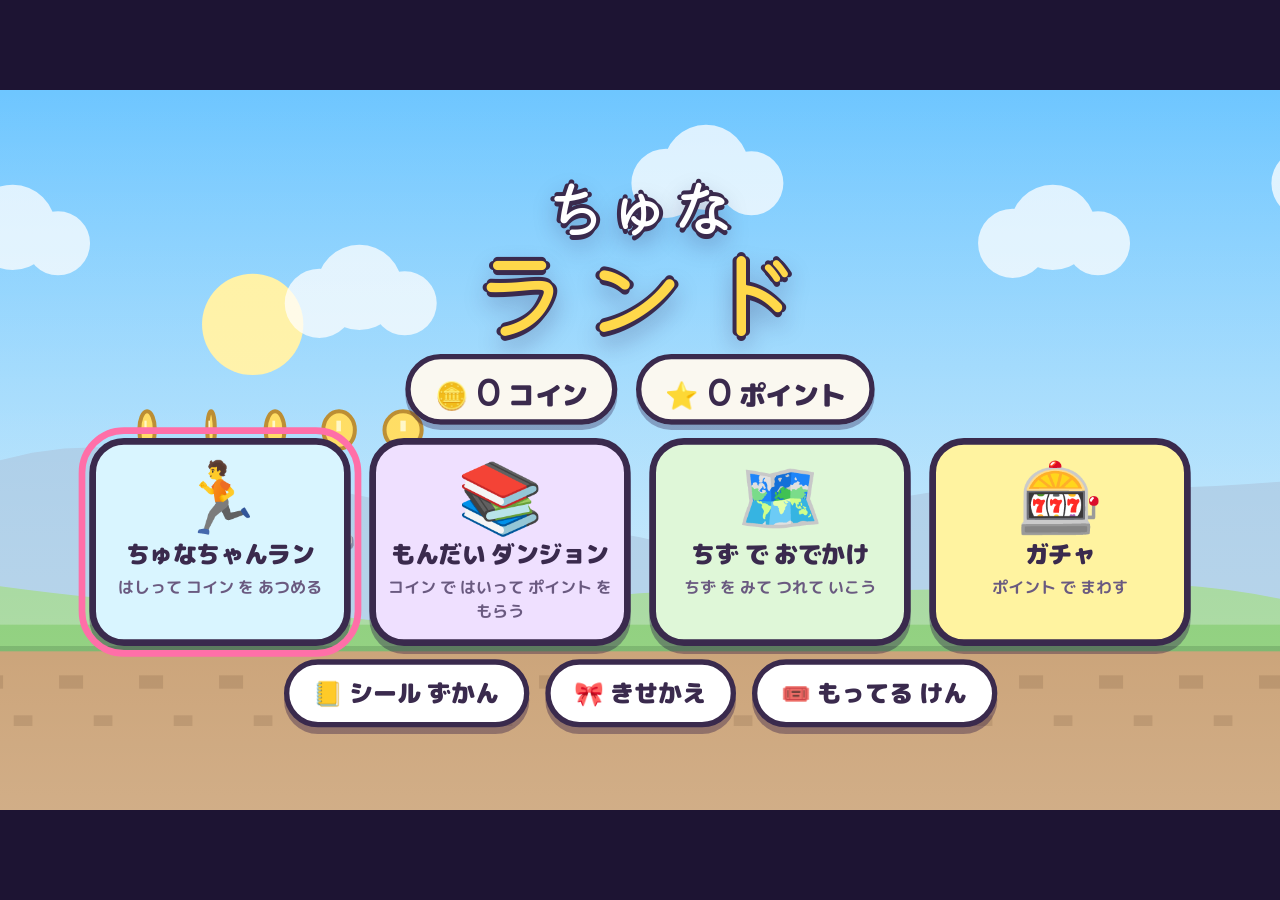
<file: index.html>
<!doctype html>
<html lang="ja">
<head>
<meta charset="utf-8">
<meta name="viewport" content="width=device-width, initial-scale=1, maximum-scale=1, user-scalable=no, viewport-fit=cover">
<meta name="apple-mobile-web-app-capable" content="yes">
<meta name="mobile-web-app-capable" content="yes">
<meta name="apple-mobile-web-app-status-bar-style" content="black-translucent">
<meta name="apple-mobile-web-app-title" content="ちゅなランド">
<meta name="theme-color" content="#7fc8ff">
<title>ちゅなランド</title>
<link rel="icon" href="img/icon.png">
<link rel="apple-touch-icon" href="img/icon.png">
<link rel="preconnect" href="https://fonts.googleapis.com">
<link rel="stylesheet" href="https://fonts.googleapis.com/css2?family=Kiwi+Maru:wght@500&family=M+PLUS+Rounded+1c:wght@700;900&display=swap">
<link rel="stylesheet" href="css/run.css">
<link rel="stylesheet" href="css/land.css">
</head>
<body>
<div id="stage">
  <canvas id="cv"></canvas>

  <!-- あそんで いる とき の ボタン -->
  <div id="play" class="play" hidden>
    <button id="btnPause" class="btn-pause" type="button" aria-label="ひとやすみ">⏸</button>
    <button id="btnJump" class="pbtn btn-jump" type="button">ジャンプ</button>
    <button id="btnMagic" class="pbtn btn-magic" type="button"><span class="lbl">まほう</span></button>
    <button id="btnSpecial" class="pbtn btn-special" type="button"><span class="lbl">ひっさつ</span><span class="gauge"><i></i></span></button>
  </div>

  <!-- ちゅなランド -->
  <div id="scrLand" class="scr land" hidden>
    <h1 class="logo land-logo"><span>ちゅな</span><b>ランド</b></h1>
    <div class="wallet"><span>🪙 <b id="wCoins">0</b> コイン</span><span>⭐ <b id="wPoints">0</b> ポイント</span></div>
    <div class="attr">
      <button type="button" class="att a-run" id="goRun"><i>🏃</i><b>ちゅなちゃんラン</b><small>はしって コイン を あつめる</small></button>
      <button type="button" class="att a-dg" id="goDg"><i>📚</i><b>もんだい ダンジョン</b><small>コイン で はいって ポイント を もらう</small></button>
      <button type="button" class="att a-map" id="goMap"><i>🗺️</i><b>ちず で おでかけ</b><small>ちず を みて つれて いこう</small></button>
      <button type="button" class="att a-gacha" id="goGacha"><i>🎰</i><b>ガチャ</b><small>ポイント で まわす</small></button>
    </div>
    <div class="land-sub">
      <button type="button" class="mid" id="goZukan">📒 シール ずかん</button>
      <button type="button" class="mid" id="goWear">🎀 きせかえ</button>
      <button type="button" class="mid" id="goTickets">🎟️ もってる けん <span id="tkBadge" class="badge" hidden></span></button>
    </div>
  </div>

  <!-- もんだい ダンジョン：はいりぐち -->
  <div id="scrDgEntry" class="scr card-scr" hidden>
    <div class="card">
      <h2>📚 もんだい ダンジョン</h2>
      <p class="sub center">10かい まで すすもう！ せいかい する と ⭐ポイント。たからばこ に コイン も あるよ</p>
      <div class="pick-row" id="dgSubj"></div>
      <div class="pick-row" id="dgDiff"></div>
      <div class="dg-fee" id="dgFee"></div>
      <div class="foot">
        <button type="button" class="mid go" id="dgEnter">はいる！</button>
        <button type="button" class="mid" id="dgEntryBack">もどる</button>
      </div>
    </div>
  </div>

  <!-- もんだい ダンジョン：なか -->
  <div id="scrDg" class="scr dg" hidden>
    <div class="dg-top">
      <div class="dg-floor" id="dgFloor"></div>
      <div class="dg-hearts" id="dgHearts"></div>
      <div class="dg-pts" id="dgPts"></div>
      <button type="button" class="dg-quit" id="dgQuit">🏳 かえる</button>
    </div>
    <div class="dg-room">
      <div class="dg-mon" id="dgMon"><img id="dgMonImg" alt=""><div class="dg-mon-name" id="dgMonName"></div><div class="dg-mon-hp" id="dgMonHp"></div></div>
      <button type="button" class="dg-chest" id="dgChest" hidden>🎁<small>タップ で あける</small></button>
      <div class="dg-pop" id="dgPop"></div>
    </div>
    <div class="dg-q" id="dgQ">
      <div class="dg-prompt"><div id="dgPrompt"></div><button type="button" class="dg-say" id="dgSay" hidden>🔊</button></div>
      <div class="dg-opts" id="dgOpts"></div>
    </div>
  </div>

  <!-- もんだい ダンジョン：おわり -->
  <div id="scrDgEnd" class="scr card-scr" hidden>
    <div class="card small">
      <h2 id="dgEndTitle"></h2>
      <div class="res-stats" id="dgEndStats"></div>
      <div class="foot">
        <button type="button" class="mid go" id="dgEndGacha">🎰 ガチャ へ</button>
        <button type="button" class="mid" id="dgEndLand">🏠 もどる</button>
      </div>
    </div>
  </div>

  <!-- ガチャ -->
  <div id="scrGacha" class="scr card-scr" hidden>
    <div class="card gacha-card">
      <h2>🎰 ちゅな ガチャ</h2>
      <div class="gacha-body">
        <div class="machine" id="machine">
          <div class="dome"><span>🔴</span><span>🟡</span><span>🔵</span><span>🟢</span><span>🟣</span><span>🟠</span><span>🔴</span><span>🔵</span></div>
          <div class="mbody"><div class="slot" id="slot"></div></div>
        </div>
        <div class="gacha-side">
          <div class="g-pts">⭐ <b id="gPts">0</b> ポイント</div>
          <button type="button" class="big go" id="gPull1">まわす<small>⭐10</small></button>
          <button type="button" class="mid" id="gPull10">10かい まわす（⭐100）</button>
          <div class="stamp">
            <div class="stamp-t">スタンプ <b id="gStamp">0</b> / 300</div>
            <div class="stamp-bar"><i id="gStampBar"></i></div>
            <div class="stamp-s">300こ で 🧸 めっっちゃ おおあたり かくてい！</div>
          </div>
          <button type="button" class="link" id="gOdds">かくりつ を みる</button>
        </div>
      </div>
      <div class="foot"><button type="button" class="mid" id="gBack">もどる</button></div>
    </div>
  </div>
  <div id="scrGRes" class="scr card-scr dim" hidden>
    <div class="gres" id="gRes"></div>
  </div>

  <!-- シール ずかん -->
  <div id="scrZukan" class="scr card-scr" hidden>
    <div class="card">
      <h2>📒 シール ずかん <small id="zkCount"></small></h2>
      <div class="zukan" id="zukan"></div>
      <div class="foot"><button type="button" class="mid" id="zkBack">もどる</button></div>
    </div>
  </div>

  <!-- きせかえ -->
  <div id="scrWear" class="scr card-scr" hidden>
    <div class="card">
      <h2>🎀 きせかえ</h2>
      <div class="wear-body">
        <div class="wear-prev" id="wearPrev"></div>
        <div class="wear-lists">
          <div class="wear-h">あたま</div><div class="wear-row" id="wearHat"></div>
          <div class="wear-h">はしる と でる キラキラ</div><div class="wear-row" id="wearTrail"></div>
          <p class="sub">ガチャ で でる と えらべる よ。ラン で つかえる！</p>
        </div>
      </div>
      <div class="foot"><button type="button" class="mid" id="wearBack">もどる</button></div>
    </div>
  </div>

  <!-- もってる けん -->
  <div id="scrTickets" class="scr card-scr" hidden>
    <div class="card">
      <h2>🎟️ もってる けん</h2>
      <div class="tickets" id="tickets"></div>
      <div class="foot">
        <button type="button" class="mid" id="tkBack">もどる</button>
        <button type="button" class="mid parent" id="tkParent">🔒 おうち の ひと</button>
      </div>
    </div>
  </div>
  <div id="pinAsk" class="pin-layer" hidden>
    <div class="card small">
      <h2 id="pinTitle">ばんごう</h2>
      <p class="sub" id="pinSub"></p>
      <div class="pin-dots" id="pinDots"></div>
      <div class="pin-pad" id="pinPad"></div>
      <div class="foot"><button type="button" class="mid" id="pinCancel">やめる</button></div>
    </div>
  </div>

  <!-- タイトル -->
  <div id="scrTitle" class="scr title" hidden>
    <button type="button" class="home-btn" id="runHome">🏠 ちゅなランド</button>
    <h1 class="logo"><span>ちゅなちゃん</span><b>ラン</b></h1>
    <div class="title-hero"><div id="titleChara" class="title-chara"></div></div>
    <div class="title-best" id="titleBest"></div>
    <div class="title-btns">
      <button type="button" class="big go" id="goStart">▶ スタート</button>
      <div class="row">
        <button type="button" class="mid" id="goChara">🧑‍🤝‍🧑 キャラへんこう</button>
        <button type="button" class="mid" id="goRank">🏆 ランキング</button>
      </div>
    </div>
    <div class="keys">パソコン：スペース ＝ ジャンプ・Z ＝ まほう・X ＝ ひっさつ・P ＝ ひとやすみ</div>
  </div>

  <!-- キャラ へんこう -->
  <div id="scrChara" class="scr card-scr" hidden>
    <div class="card">
      <h2>だれ で はしる？</h2>
      <div id="charaList" class="chara-list"></div>
      <div class="foot"><button type="button" class="mid" id="charaBack">きめた！</button></div>
    </div>
  </div>

  <!-- ランキング -->
  <div id="scrRank" class="scr card-scr" hidden>
    <div class="card">
      <h2>🏆 ランキング</h2>
      <div class="tabs"><button type="button" class="tab on" data-tab="rank">ベスト 10</button><button type="button" class="tab" data-tab="hist">りれき</button></div>
      <div id="rankBody" class="rank-body"></div>
      <div class="foot"><button type="button" class="mid" id="rankBack">もどる</button></div>
    </div>
  </div>

  <!-- けっか -->
  <div id="scrResult" class="scr card-scr" hidden>
    <div class="card">
      <h2 id="resTitle">ゴール！</h2>
      <div id="resStats" class="res-stats"></div>
      <div id="resEntry" class="res-entry" hidden>
        <div class="rank-in" id="resRankIn"></div>
        <label class="name-lbl">なまえ を いれてね
          <input id="resName" type="text" maxlength="10" autocomplete="off" enterkeyhint="done">
        </label>
        <div id="resNames" class="name-hist"></div>
        <button type="button" class="mid go" id="resSave">ほぞん する</button>
      </div>
      <div id="resBtns" class="foot">
        <button type="button" class="mid go" id="resAgain">もういちど</button>
        <button type="button" class="mid" id="resTitleBtn">タイトルへ</button>
      </div>
    </div>
  </div>

  <!-- ひとやすみ -->
  <div id="scrPause" class="scr card-scr dim" hidden>
    <div class="card small">
      <h2>ひとやすみ ちゅう</h2>
      <p class="sub">トイレ や ごはん に いって きても だいじょうぶ</p>
      <div class="foot col">
        <button type="button" class="mid go" id="pauseGo">▶ つづける</button>
        <button type="button" class="mid" id="pauseQuit">やめて けっか へ</button>
      </div>
    </div>
  </div>

  <div id="toast" class="toast" hidden></div>
</div>
<div id="rotate" class="rotate"><div>📱↻</div><div>がめん を よこ に してね</div></div>

<script src="js/run_data.js"></script>
<script src="js/run_game.js"></script>
<script src="js/land_kanji.js"></script>
<script src="js/land_data.js"></script>
<script src="js/run_ui.js"></script>
<script src="js/land_ui.js"></script>
</body>
</html>
</file>
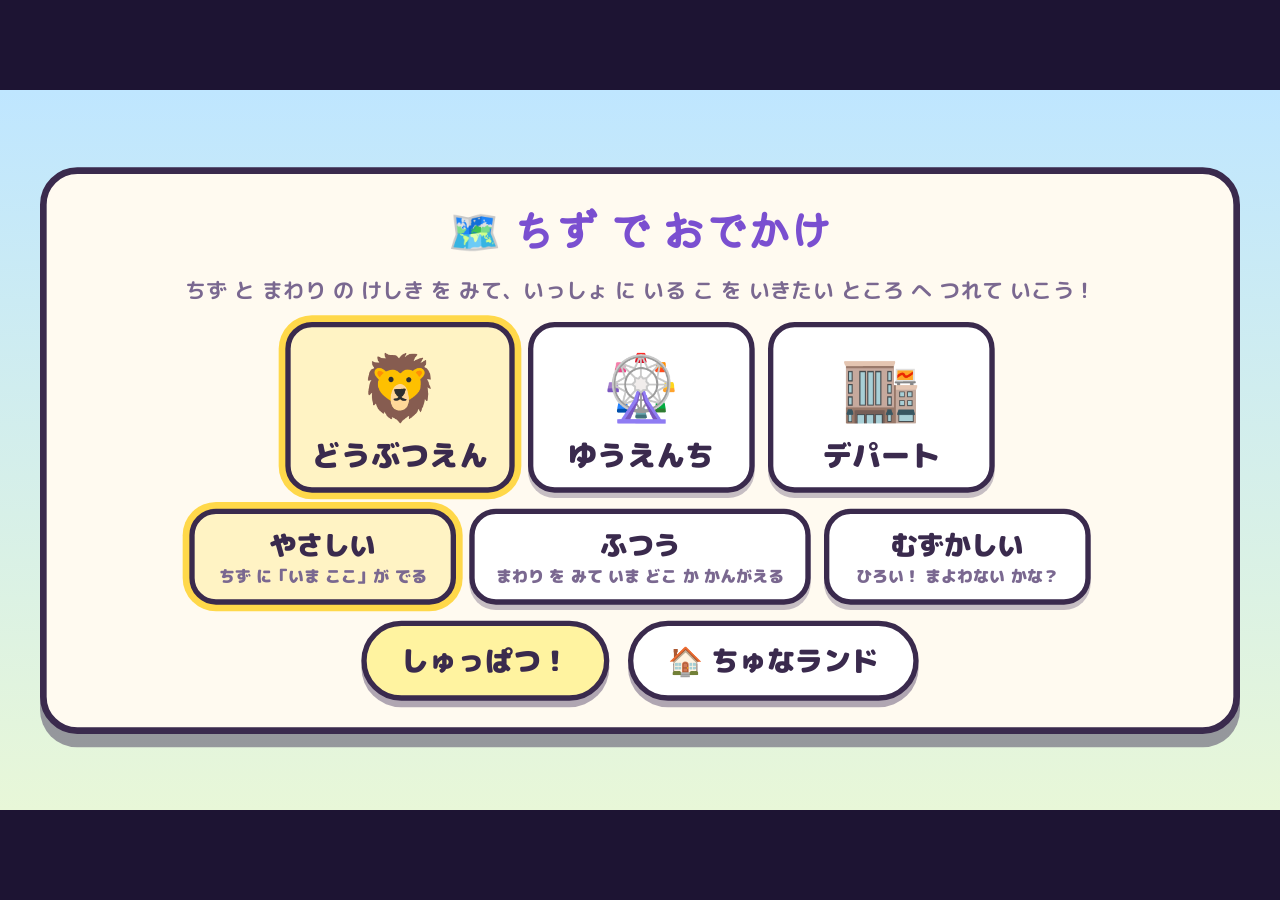
<file: map.html>
<!doctype html>
<html lang="ja">
<head>
<meta charset="utf-8">
<meta name="viewport" content="width=device-width, initial-scale=1, maximum-scale=1, user-scalable=no, viewport-fit=cover">
<meta name="apple-mobile-web-app-capable" content="yes">
<meta name="mobile-web-app-capable" content="yes">
<meta name="apple-mobile-web-app-status-bar-style" content="black-translucent">
<meta name="apple-mobile-web-app-title" content="ちゅなランド">
<meta name="theme-color" content="#7fc8ff">
<title>ちず で おでかけ</title>
<link rel="icon" href="img/icon.png">
<link rel="apple-touch-icon" href="img/icon.png">
<link rel="preconnect" href="https://fonts.googleapis.com">
<link rel="stylesheet" href="https://fonts.googleapis.com/css2?family=Kiwi+Maru:wght@500&family=M+PLUS+Rounded+1c:wght@700;900&display=swap">
<link rel="stylesheet" href="css/run.css">
<link rel="stylesheet" href="css/land.css">
<link rel="stylesheet" href="css/map.css">
</head>
<body>
<div id="stage">
  <canvas id="cv" class="view3d"></canvas>

  <!-- あるいて いる とき -->
  <div id="hud" class="hud" hidden>
    <div class="map-panel">
      <div class="map-h">🗺️ ちず <small>（タップ で おおきく）</small></div>
      <canvas id="mapcv"></canvas>
    </div>
    <div class="goal" id="goal"></div>
    <button type="button" class="m-quit" id="tripQuit">✖ やめる</button>
    <button type="button" class="m-hint" id="hint">💡 ヒント</button>
    <div class="friend" id="friendBox"><img id="friendImg" alt=""><div class="bubble" id="bubble" hidden></div></div>
    <div class="pad">
      <button type="button" class="pb" id="b_left">↰<small>ひだり</small></button>
      <div class="pad-mid">
        <button type="button" class="pb go" id="b_go">⬆<small>すすむ</small></button>
        <button type="button" class="pb sm" id="b_back">↩<small>うしろ</small></button>
      </div>
      <button type="button" class="pb" id="b_right">↱<small>みぎ</small></button>
    </div>
  </div>
  <div id="bigmap" class="bigmap" hidden><canvas id="bigcv"></canvas><div class="bigmap-t">タップ で とじる</div></div>

  <!-- はじめ -->
  <div id="scrStart" class="scr card-scr map-start" hidden>
    <div class="card">
      <h2>🗺️ ちず で おでかけ</h2>
      <p class="sub center">ちず と まわり の けしき を みて、いっしょ に いる こ を いきたい ところ へ つれて いこう！</p>
      <div class="pick-row" id="placeList"></div>
      <div class="pick-row" id="diffList"></div>
      <div class="foot">
        <button type="button" class="mid go" id="goTrip">しゅっぱつ！</button>
        <button type="button" class="mid" id="startHome">🏠 ちゅなランド</button>
      </div>
    </div>
  </div>

  <!-- ついた -->
  <div id="scrArrive" class="scr card-scr" hidden>
    <div class="card small arrive">
      <h2 id="arrTitle"></h2>
      <div id="arrBody"></div>
      <div class="foot">
        <button type="button" class="mid go" id="arrNext">つぎ の ばしょ へ</button>
        <button type="button" class="mid go" id="arrAgain" hidden>もういちど</button>
        <button type="button" class="mid" id="arrHome" hidden>🏠 ちゅなランド</button>
      </div>
    </div>
  </div>
</div>
<div id="rotate" class="rotate"><div>📱↻</div><div>がめん を よこ に してね</div></div>
<script src="js/map.js"></script>
</body>
</html>
</file>
<file: css/run.css>
:root {
  --ink: #3a2a4d;
  --paper: #fffaf0;
  --violet: #7a4fd0;
  --pink: #ff6fa8;
  --gold: #ffd84a;
  --sky: #7fc8ff;
  --body: 'M PLUS Rounded 1c', 'Hiragino Maru Gothic ProN', 'Yu Gothic', sans-serif;
  --display: 'Kiwi Maru', 'M PLUS Rounded 1c', serif;
}
* { box-sizing: border-box; }
html, body { margin: 0; height: 100%; background: #1d1433; overflow: hidden; touch-action: manipulation; -webkit-text-size-adjust: 100%; }
body { font-family: var(--body); color: var(--ink); -webkit-user-select: none; user-select: none; -webkit-touch-callout: none; -webkit-tap-highlight-color: transparent; }
button { font-family: var(--body); cursor: pointer; }

/* 16:9 の ぶたい（がめん に あわせて おおきさ を かえる） */
#stage { position: absolute; left: 50%; top: 50%; width: 960px; height: 540px; transform-origin: 50% 50%; overflow: hidden; background: var(--sky); }
#cv { position: absolute; inset: 0; width: 100%; height: 100%; display: block; touch-action: none; }

/* あそぶ ボタン */
.play { position: absolute; inset: 0; pointer-events: none; }
.play[hidden] { display: none; }
.pbtn { position: absolute; pointer-events: auto; touch-action: none; border: 5px solid var(--ink); border-radius: 50%; font-weight: 900; color: var(--ink); box-shadow: 0 6px 0 rgba(30,10,60,.35); display: flex; flex-direction: column; align-items: center; justify-content: center; gap: 4px; padding: 0; opacity: .88; }
.pbtn.on { transform: translateY(4px); box-shadow: 0 2px 0 rgba(30,10,60,.35); }
.btn-jump { right: 18px; bottom: 12px; width: 128px; height: 128px; font-size: 24px; background: #d9f5ff; }
.btn-magic { left: 18px; bottom: 12px; width: 122px; height: 122px; font-size: 24px; background: #efe0ff; }
.btn-magic.cool { opacity: .55; }
.btn-special { left: 152px; bottom: 14px; width: 98px; height: 98px; font-size: 17px; background: #fff3c4; }
.btn-special .gauge { width: 66px; height: 10px; border: 2px solid var(--ink); border-radius: 99px; background: #fff; overflow: hidden; }
.btn-special .gauge i { display: block; height: 100%; width: 0; background: linear-gradient(90deg, #ffd84a, #ff6fa8); }
.btn-special.full { animation: glow 0.8s ease-in-out infinite; background: #fff7a0; }
@keyframes glow { 50% { box-shadow: 0 6px 0 rgba(30,10,60,.35), 0 0 30px 10px rgba(255,216,74,.9); } }
.btn-pause { position: absolute; right: 16px; top: 14px; width: 62px; height: 62px; pointer-events: auto; border: 4px solid var(--ink); border-radius: 18px; background: rgba(255,250,240,.92); font-size: 28px; box-shadow: 0 4px 0 rgba(30,10,60,.35); }

/* がめん（タイトル・キャラ・ランキング・けっか・ひとやすみ） */
.scr { position: absolute; inset: 0; display: flex; align-items: center; justify-content: center; z-index: 10; }
.scr[hidden] { display: none; }
.card-scr { background: rgba(30,16,50,.45); }
.card-scr.dim { background: rgba(30,16,50,.6); }
.card { background: var(--paper); border: 5px solid var(--ink); border-radius: 28px; padding: 18px 24px 20px; width: min(900px, 94%); max-height: 94%; display: flex; flex-direction: column; gap: 12px; box-shadow: 0 10px 0 rgba(30,10,60,.4); animation: pop .35s cubic-bezier(.3,1.6,.5,1); }
.card.small { width: 520px; text-align: center; }
@keyframes pop { from { transform: scale(.4); opacity: 0; } }
.card h2 { margin: 0; font-family: var(--display); font-size: 32px; color: var(--violet); text-align: center; }
.card .sub { margin: 0; font-weight: 700; color: #7a6890; }
.foot { display: flex; gap: 14px; justify-content: center; }
.foot.col { flex-direction: column; align-items: center; }
.foot[hidden] { display: none; }
.big, .mid { border: 4px solid var(--ink); border-radius: 999px; font-weight: 900; color: var(--ink); background: #fff; box-shadow: 0 5px 0 rgba(30,10,60,.35); }
.big { font-size: 34px; padding: 12px 56px; }
.mid { font-size: 21px; padding: 10px 26px; }
.big.go, .mid.go { background: #fff3a0; }
.big:active, .mid:active { transform: translateY(4px); box-shadow: 0 1px 0 rgba(30,10,60,.35); }
button:focus-visible { outline: 5px solid var(--pink); outline-offset: 3px; }

/* タイトル */
.title { flex-direction: column; gap: 8px; }
.logo { margin: 0; font-family: var(--display); font-weight: 500; text-align: center; line-height: 1; color: #fff; text-shadow: 0 4px 0 var(--ink), 3px 0 0 var(--ink), -3px 0 0 var(--ink), 0 -3px 0 var(--ink), 0 8px 18px rgba(30,10,60,.4); }
.logo span { display: block; font-size: 58px; }
.logo b { display: block; font-size: 92px; color: var(--gold); letter-spacing: .1em; font-weight: 500; }
.title-hero { display: flex; align-items: flex-end; gap: 10px; }
.title-chara { background: rgba(255,250,240,.92); border: 3px solid var(--ink); border-radius: 16px; padding: 6px 14px; font-weight: 900; font-size: 18px; }
.title-best { font-weight: 900; font-size: 20px; color: var(--ink); background: rgba(255,250,240,.85); border-radius: 999px; padding: 3px 18px; }
.title-best:empty { display: none; }
.title-btns { display: flex; flex-direction: column; align-items: center; gap: 12px; }
.title-btns .row { display: flex; gap: 14px; }
.keys { position: absolute; bottom: 8px; font-size: 13px; font-weight: 700; color: rgba(58,42,77,.75); }
body.touch .keys { display: none; }

/* キャラ */
.chara-list { display: grid; grid-template-columns: repeat(3, 1fr); gap: 14px; }
.chara { border: 4px solid var(--ink); border-radius: 22px; background: #fff; padding: 10px; display: flex; flex-direction: column; align-items: center; gap: 4px; text-align: center; box-shadow: 0 5px 0 rgba(30,10,60,.25); }
.chara.on { background: #fff3c4; box-shadow: 0 0 0 5px var(--gold), 0 5px 0 rgba(30,10,60,.25); }
.chara img { height: 110px; }
.chara b { font-size: 24px; }
.chara .job { font-size: 14px; color: #7a6890; font-weight: 900; }
.chara .trait { font-size: 14px; background: #e9f7ff; border-radius: 10px; padding: 3px 8px; font-weight: 700; }
.chara .sk { font-size: 13px; font-weight: 700; line-height: 1.35; }
.chara .sk em { font-style: normal; color: var(--violet); font-weight: 900; }

/* ランキング */
.tabs { display: flex; gap: 10px; justify-content: center; }
.tab { border: 3px solid var(--ink); border-radius: 999px; background: #fff; font-weight: 900; font-size: 18px; padding: 6px 22px; }
.tab.on { background: #fff3c4; box-shadow: 0 0 0 4px var(--gold); }
.rank-body { overflow-y: auto; max-height: 300px; border: 3px solid #e8d9f0; border-radius: 16px; background: #fff; }
.rank-body table { width: 100%; border-collapse: collapse; font-weight: 900; }
.rank-body td { padding: 6px 10px; border-bottom: 2px dashed #efe6f5; font-size: 19px; }
.rank-body td.n { width: 64px; text-align: center; font-family: var(--display); font-size: 24px; color: var(--violet); }
.rank-body td.d { text-align: right; font-family: var(--display); font-size: 24px; }
.rank-body td.t { font-size: 13px; color: #7a6890; width: 130px; }
.rank-body td.c img { height: 40px; vertical-align: middle; }
.rank-body tr.me { background: #fff3c4; }
.rank-body td.x { width: 1%; white-space: nowrap; text-align: right; }
.rank-body .del { border: 3px solid var(--ink); border-radius: 12px; background: #fff; font-size: 18px; padding: 2px 8px; cursor: pointer; }
.rank-body .ask { font-size: 15px; white-space: nowrap; }
.rank-body .ask button { border: 3px solid var(--ink); border-radius: 12px; font-weight: 900; font-size: 16px; padding: 3px 10px; margin-left: 6px; cursor: pointer; }
.rank-body .ask .yes { background: #ffb3c6; }
.rank-body .ask .no { background: #fff; }
.rank-body tr.asking { background: #ffe4ec; }
.rank-body .empty { padding: 30px; text-align: center; color: #7a6890; font-weight: 900; }

/* けっか */
.res-stats { display: flex; gap: 12px; justify-content: center; flex-wrap: wrap; }
.res-stats .st { background: #fff; border: 3px solid #e8d9f0; border-radius: 16px; padding: 6px 16px; text-align: center; font-weight: 900; }
.res-stats .st small { display: block; font-size: 13px; color: #7a6890; }
.res-stats .st b { font-family: var(--display); font-size: 30px; }
.res-stats .st.main b { font-size: 46px; color: var(--violet); }
.res-entry { display: flex; flex-direction: column; align-items: center; gap: 8px; }
.res-entry[hidden] { display: none; }
.rank-in { font-family: var(--display); font-size: 26px; color: var(--pink); }
.name-lbl { display: flex; flex-direction: column; align-items: center; gap: 4px; font-weight: 900; }
.name-lbl input { font-family: var(--body); font-weight: 900; font-size: 26px; width: 320px; text-align: center; border: 4px solid var(--ink); border-radius: 14px; padding: 6px 10px; -webkit-user-select: text; user-select: text; }
.name-hist { display: flex; gap: 8px; flex-wrap: wrap; justify-content: center; max-width: 640px; }
.name-hist:empty { display: none; }
.name-hist button { border: 3px solid var(--ink); border-radius: 999px; background: #e9f7ff; font-weight: 900; font-size: 17px; padding: 4px 14px; }

/* おしらせ */
.toast { position: absolute; left: 50%; top: 92px; transform: translateX(-50%); background: rgba(255,250,240,.96); border: 4px solid var(--ink); border-radius: 999px; padding: 8px 24px; font-weight: 900; font-size: 22px; z-index: 8; white-space: nowrap; box-shadow: 0 5px 0 rgba(30,10,60,.3); animation: pop .3s cubic-bezier(.3,1.6,.5,1); pointer-events: none; }
.toast[hidden] { display: none; }

.rotate { display: none; position: fixed; inset: 0; z-index: 50; background: #1d1433; color: #fff; font-weight: 900; font-size: 22px; flex-direction: column; align-items: center; justify-content: center; gap: 10px; }
.rotate div:first-child { font-size: 60px; }
@media (orientation: portrait) and (pointer: coarse) { .rotate { display: flex; } }
</file>
<file: css/land.css>
/* ちゅなランド */
.center { text-align: center; }
.land { flex-direction: column; gap: 10px; background: linear-gradient(180deg, rgba(255,255,255,0) 0%, rgba(255,250,240,.35) 100%); }
.land-logo span { font-size: 48px; }
.land-logo b { font-size: 78px; }
.wallet { display: flex; gap: 14px; }
.wallet span { background: rgba(255,250,240,.95); border: 4px solid var(--ink); border-radius: 999px; padding: 4px 18px; font-weight: 900; font-size: 20px; box-shadow: 0 4px 0 rgba(30,10,60,.3); }
.wallet b { font-family: var(--display); font-size: 26px; }
.attr { display: grid; grid-template-columns: repeat(4, 196px); gap: 14px; }
.att { border: 5px solid var(--ink); border-radius: 26px; padding: 10px 8px 12px; display: flex; flex-direction: column; align-items: center; gap: 2px; box-shadow: 0 6px 0 rgba(30,10,60,.35); color: var(--ink); }
.att i { font-style: normal; font-size: 52px; line-height: 1.1; }
.att b { font-size: 18px; font-weight: 900; white-space: nowrap; letter-spacing: -.02em; }
.att small { font-size: 12px; font-weight: 700; color: #6a5a80; }
.att:active { transform: translateY(4px); box-shadow: 0 2px 0 rgba(30,10,60,.35); }
.a-run { background: #d9f5ff; } .a-dg { background: #efe0ff; } .a-map { background: #dff7d8; } .a-gacha { background: #fff3a0; }
.land-sub { display: flex; gap: 12px; }
.land-sub .mid { font-size: 18px; padding: 8px 18px; }
.badge { display: inline-block; min-width: 26px; border-radius: 99px; background: #ff3b6b; color: #fff; font-size: 15px; padding: 1px 7px; margin-left: 4px; }
.badge[hidden] { display: none; }
.home-btn { position: absolute; left: 14px; top: 14px; border: 4px solid var(--ink); border-radius: 999px; background: rgba(255,250,240,.95); font-weight: 900; font-size: 18px; padding: 6px 16px; box-shadow: 0 4px 0 rgba(30,10,60,.3); color: var(--ink); }
.res-stats .st.bank { background: #fff3c4; }

/* えらぶ ボタン */
.pick-row { display: flex; gap: 10px; justify-content: center; flex-wrap: wrap; }
.pk { border: 4px solid var(--ink); border-radius: 20px; background: #fff; font-weight: 900; font-size: 20px; padding: 8px 16px; display: flex; flex-direction: column; align-items: center; min-width: 120px; color: var(--ink); box-shadow: 0 4px 0 rgba(30,10,60,.25); }
.pk i { font-style: normal; font-size: 34px; }
.pk.sm { font-size: 18px; min-width: 110px; }
.pk small { font-size: 12px; color: #7a6890; }
.pk.on { background: #fff3c4; box-shadow: 0 0 0 5px var(--gold), 0 4px 0 rgba(30,10,60,.25); }
.dg-fee { text-align: center; font-weight: 900; font-size: 18px; }
.dg-fee .warn { color: #e0335a; }
.dg-best { font-size: 14px; color: #7a6890; }
button:disabled { opacity: .45; cursor: default; }

/* ダンジョン の なか */
.dg { flex-direction: column; justify-content: stretch; align-items: stretch; background: radial-gradient(ellipse at 50% 40%, #6b5a9a 0%, #3b2d63 55%, #241a40 100%); }
.dg::before { content: ''; position: absolute; inset: 0; background: repeating-linear-gradient(0deg, rgba(0,0,0,.12) 0 2px, transparent 2px 46px), repeating-linear-gradient(90deg, rgba(0,0,0,.1) 0 2px, transparent 2px 92px); pointer-events: none; }
.dg-top { position: relative; display: flex; align-items: center; gap: 16px; padding: 12px 16px 0; color: #fff; font-weight: 900; }
.dg-floor { font-family: var(--display); font-size: 26px; background: rgba(255,250,240,.95); color: var(--ink); border: 4px solid var(--ink); border-radius: 999px; padding: 2px 16px; }
.dg-hearts span { font-size: 28px; color: #ff5a8a; text-shadow: 0 2px 0 var(--ink); }
.dg-hearts span.off { color: rgba(255,255,255,.3); }
.dg-pts { font-size: 22px; background: rgba(0,0,0,.25); border-radius: 999px; padding: 4px 14px; }
.dg-quit { margin-left: auto; border: 4px solid var(--ink); border-radius: 999px; background: #fff; font-weight: 900; font-size: 16px; padding: 6px 14px; color: var(--ink); }
.dg-room { position: relative; flex: 1; display: flex; align-items: center; justify-content: center; }
.dg-mon { position: relative; display: flex; flex-direction: column; align-items: center; transition: transform .3s, opacity .4s; }
.dg-mon img { height: 150px; filter: drop-shadow(0 8px 0 rgba(0,0,0,.3)); animation: bob 1.6s ease-in-out infinite; }
.dg-mon.boss img { height: 200px; }
@keyframes bob { 50% { transform: translateY(-8px); } }
.dg-mon-name { color: #fff; font-weight: 900; font-size: 17px; background: rgba(0,0,0,.35); border-radius: 999px; padding: 1px 12px; margin-top: 2px; }
.dg-mon-hp { display: flex; gap: 4px; margin-top: 4px; }
.dg-mon-hp i { width: 34px; height: 10px; border: 2px solid #fff; border-radius: 99px; }
.dg-mon-hp i.on { background: #ff5a8a; }
.dg-mon.in { animation: monIn .5s cubic-bezier(.3,1.5,.5,1); }
@keyframes monIn { from { transform: scale(.2) translateY(60px); opacity: 0; } }
.dg-mon.hit img { filter: brightness(2.2) drop-shadow(0 0 20px #fff); }
.dg-mon.out { transform: scale(.2) rotate(40deg); opacity: 0; }
.dg-chest { font-size: 96px; background: none; border: none; display: flex; flex-direction: column; align-items: center; animation: bob 1s ease-in-out infinite; color: #fff; }
.dg-chest[hidden] { display: none; }
.dg-chest small { font-size: 16px; font-weight: 900; }
.dg-chest.open { animation: none; transform: scale(1.3); filter: drop-shadow(0 0 30px #ffd84a); }
.dg-pop { position: absolute; top: 8%; left: 50%; transform: translateX(-50%); font-weight: 900; font-size: 26px; padding: 6px 22px; border-radius: 999px; border: 4px solid var(--ink); background: #fff; opacity: 0; pointer-events: none; white-space: nowrap; }
.dg-pop.show { animation: dgPop 1.6s ease forwards; }
.dg-pop.good { background: #fff3a0; } .dg-pop.bad { background: #ffd6e0; }
@keyframes dgPop { 0% { opacity: 0; transform: translate(-50%, 20px) scale(.6); } 15% { opacity: 1; transform: translate(-50%, 0) scale(1.05); } 80% { opacity: 1; } 100% { opacity: 0; } }
.dg-q { position: relative; background: var(--paper); border-top: 5px solid var(--ink); padding: 10px 16px 14px; display: flex; flex-direction: column; gap: 10px; transition: transform .3s; }
.dg-q.hide { transform: translateY(110%); }
.dg-prompt { display: flex; align-items: center; justify-content: center; gap: 12px; min-height: 64px; font-weight: 900; }
.dg-prompt > div { display: flex; align-items: center; gap: 14px; flex-wrap: wrap; justify-content: center; }
.dg-say { border: 4px solid var(--ink); border-radius: 50%; width: 54px; height: 54px; font-size: 26px; background: #e9f7ff; }
.dg-say[hidden] { display: none; }
.q-math { font-family: var(--display); font-size: 44px; }
.q-kanji { font-family: var(--display); font-size: 56px; background: #fff; border: 3px dashed #c9b8e6; border-radius: 14px; padding: 0 16px; }
.q-sub { font-size: 22px; }
.q-eng { font-family: 'Comic Sans MS', 'Arial Rounded MT Bold', sans-serif; font-size: 52px; font-weight: 900; }
.q-eng.sm { font-size: 40px; }
.q-pic { font-size: 50px; }
.q-tag { font-size: 14px; background: #efe0ff; border-radius: 999px; padding: 2px 10px; }
.q-staff { background: #fff; border-radius: 12px; height: 110px; width: auto; }
.dg-opts { display: grid; grid-template-columns: repeat(4, 1fr); gap: 12px; }
.opt { border: 4px solid var(--ink); border-radius: 18px; background: #fff; font-weight: 900; font-size: 30px; padding: 10px 6px; color: var(--ink); box-shadow: 0 5px 0 rgba(30,10,60,.3); }
.dg-opts.eng .opt { font-family: 'Comic Sans MS', 'Arial Rounded MT Bold', sans-serif; font-size: 38px; }
.dg-opts.pic .opt { font-size: 44px; }
.opt:active { transform: translateY(4px); box-shadow: 0 1px 0 rgba(30,10,60,.3); }
.opt.right { background: #c9f5c0; box-shadow: 0 0 0 5px #3cc46e; }
.opt.wrong { background: #ffd6e0; }
.dg.shake .dg-room, .dg.shake .dg-q { animation: shake .35s; }
@keyframes shake { 20% { transform: translateX(-8px); } 60% { transform: translateX(8px); } }
.conf-box { position: absolute; inset: 0; overflow: hidden; pointer-events: none; z-index: 30; }

/* ガチャ */
.gacha-card { width: min(860px, 94%); }
.gacha-body { display: flex; gap: 30px; align-items: center; justify-content: center; }
.machine { position: relative; width: 230px; display: flex; flex-direction: column; align-items: center; }
.dome { width: 210px; height: 190px; border: 5px solid var(--ink); border-radius: 50% 50% 18px 18px; background: radial-gradient(circle at 35% 30%, #ffffff 0%, #dff4ff 40%, #b6dcf5 100%); display: flex; flex-wrap: wrap; align-content: flex-end; justify-content: center; padding: 18px 16px 8px; gap: 2px; font-size: 38px; overflow: hidden; }
.mbody { width: 230px; height: 120px; margin-top: -4px; background: #ff6fa8; border: 5px solid var(--ink); border-radius: 18px; position: relative; display: flex; align-items: center; justify-content: center; }
.mbody::before { content: ''; position: absolute; left: 20px; top: 26px; width: 60px; height: 60px; border-radius: 50%; background: #fff3a0; border: 5px solid var(--ink); }
.mbody::after { content: ''; position: absolute; left: 44px; top: 36px; width: 12px; height: 40px; border-radius: 6px; background: var(--ink); transition: transform .3s; }
.machine.turn .mbody::after { animation: handle .4s linear 3; }
@keyframes handle { to { transform: rotate(360deg); } }
.machine.turn .dome { animation: jiggle .2s linear infinite; }
@keyframes jiggle { 50% { transform: translateX(3px) rotate(1deg); } }
.slot { position: absolute; right: 20px; top: 24px; width: 100px; height: 66px; background: #3a2a4d; border-radius: 12px; display: flex; align-items: center; justify-content: center; color: #fff; text-align: center; font-size: 11px; font-weight: 900; padding: 4px; }
.capsule { width: 54px; height: 54px; border-radius: 50%; border: 4px solid #fff; animation: drop .6s cubic-bezier(.3,1.6,.5,1) .5s both; }
.capsule.rainbow { background: conic-gradient(#ff6fa8, #ffd84a, #6fdc8c, #7fc8ff, #b98aff, #ff6fa8); box-shadow: 0 0 24px 8px #fff3a0; }
@keyframes drop { from { transform: translateY(-60px) scale(.3); } }
.gacha-side { display: flex; flex-direction: column; align-items: center; gap: 12px; }
.g-pts { font-weight: 900; font-size: 22px; } .g-pts b { font-family: var(--display); font-size: 34px; }
#gPull1 { display: flex; flex-direction: column; align-items: center; line-height: 1.1; }
#gPull1 small { font-size: 16px; }
.stamp { width: 300px; background: #fff; border: 3px solid var(--ink); border-radius: 16px; padding: 8px 12px; font-weight: 900; }
.stamp-t { font-size: 16px; } .stamp-t b { font-size: 22px; color: var(--violet); }
.stamp-bar { height: 14px; border: 2px solid var(--ink); border-radius: 99px; overflow: hidden; background: #f3eefa; margin: 4px 0; }
.stamp-bar i { display: block; height: 100%; background: linear-gradient(90deg, #ffd84a, #ff6fa8); }
.stamp-s { font-size: 12px; color: #7a6890; }
.link { background: none; border: none; color: var(--violet); font-weight: 900; text-decoration: underline; font-size: 14px; }
.gres { display: flex; flex-direction: column; align-items: center; gap: 14px; max-height: 96%; }
.wow-t { font-family: var(--display); font-size: 40px; color: #fff; text-shadow: 0 4px 0 var(--ink), 3px 0 0 var(--ink), -3px 0 0 var(--ink); animation: pop .5s cubic-bezier(.3,1.6,.5,1); }
.gres.mega .wow-t { font-size: 52px; animation: pop .5s cubic-bezier(.3,1.6,.5,1), rainbowT 1s linear infinite; }
@keyframes rainbowT { to { filter: hue-rotate(360deg); } }
.gres.mega { background: radial-gradient(circle, rgba(255,240,150,.5), transparent 70%); }
.rcs { display: flex; flex-wrap: wrap; gap: 12px; justify-content: center; max-width: 920px; }
.rc { width: 220px; background: var(--paper); border: 5px solid var(--ink); border-radius: 22px; padding: 10px; display: flex; flex-direction: column; align-items: center; gap: 4px; text-align: center; animation: pop .45s cubic-bezier(.3,1.6,.5,1) both; box-shadow: 0 6px 0 rgba(30,10,60,.35); }
.rc i { font-style: normal; font-size: 64px; }
.rc b { font-size: 18px; }
.rc small { font-size: 12px; font-weight: 700; color: #7a6890; }
.rc-rank { font-weight: 900; font-size: 15px; color: var(--violet); }
.rc-rank em { color: #ff3b6b; font-style: normal; }
.rc .sk-img img { height: 110px; }
.rc.ticket { background: #fff3c4; box-shadow: 0 0 0 5px var(--gold), 0 6px 0 rgba(30,10,60,.35); }
.rc.k-toy, .rc.k-clothes, .rc.k-book { background: linear-gradient(135deg, #fff3c4, #ffd6ea, #dff4ff); }
.rc.k-toy { box-shadow: 0 0 0 6px #ff3b6b, 0 0 40px 10px #fff3a0; }
.gres.many .rc { width: 160px; padding: 6px; }
.gres.many .rc .sk-img img { height: 70px; }
.gres.many .rc i { font-size: 44px; }
.gres.many .rc b { font-size: 14px; }
.conf { position: absolute; top: -20px; width: 10px; height: 16px; z-index: 30; animation: fall linear forwards; pointer-events: none; }
@keyframes fall { to { transform: translateY(600px) rotate(720deg); } }

/* シール */
.sk-img { position: relative; display: inline-block; }
.sk-img.foil::after { content: ''; position: absolute; inset: 0; background: linear-gradient(115deg, transparent 30%, rgba(255,255,255,.75) 45%, rgba(255,200,255,.5) 52%, transparent 65%); background-size: 250% 100%; animation: foil 2s linear infinite; mix-blend-mode: overlay; -webkit-mask: var(--m); }
@keyframes foil { from { background-position: 150% 0; } to { background-position: -100% 0; } }
.zukan { display: grid; grid-template-columns: repeat(6, 1fr); gap: 10px; overflow-y: auto; max-height: 340px; padding: 4px; }
.zk { position: relative; background: #fff; border: 3px solid var(--ink); border-radius: 16px; padding: 6px; display: flex; flex-direction: column; align-items: center; text-align: center; }
.zk.rare { background: linear-gradient(135deg, #fff3c4, #ffe4f2, #e4f4ff); }
.zk .sk-img img { height: 72px; }
.zk b { font-size: 12px; line-height: 1.2; }
.zk.none b { color: #b0a4c0; }
.zk .cnt { position: absolute; right: 6px; top: 4px; font-size: 13px; font-weight: 900; color: var(--violet); }
.card h2 small { font-size: 18px; color: #7a6890; }

/* きせかえ */
.wear-body { display: flex; gap: 20px; align-items: center; }
.wear-prev { position: relative; width: 190px; height: 230px; background: radial-gradient(circle at 50% 70%, #fff3c4, #fff 70%); border: 4px solid var(--ink); border-radius: 22px; display: flex; flex-direction: column; align-items: center; justify-content: flex-end; padding-bottom: 8px; flex-shrink: 0; }
.wear-prev img { height: 170px; }
.wear-prev .w-hat { position: absolute; top: 6px; left: 50%; transform: translateX(-50%) rotate(-10deg); font-size: 46px; }
.wear-prev .w-tr { position: absolute; left: 4px; top: 90px; font-size: 22px; writing-mode: vertical-rl; }
.wear-lists { flex: 1; display: flex; flex-direction: column; gap: 6px; }
.wear-h { font-weight: 900; color: var(--violet); }
.wear-row { display: flex; flex-wrap: wrap; gap: 8px; }
.wr { border: 3px solid var(--ink); border-radius: 14px; background: #fff; font-weight: 900; font-size: 13px; padding: 4px 8px; display: flex; flex-direction: column; align-items: center; min-width: 74px; color: var(--ink); }
.wr i { font-style: normal; font-size: 28px; }
.wr.on { background: #fff3c4; box-shadow: 0 0 0 4px var(--gold); }
.wr.lock { opacity: .5; }

/* けん */
.tickets { display: flex; flex-direction: column; gap: 10px; overflow-y: auto; max-height: 330px; padding: 4px; }
.tk { display: flex; align-items: center; gap: 14px; background: #fff3c4; border: 4px solid var(--ink); border-radius: 18px; padding: 8px 14px; }
.tk.k-toy, .tk.k-clothes, .tk.k-book { background: linear-gradient(135deg, #fff3c4, #ffd6ea, #dff4ff); }
.tk i { font-style: normal; font-size: 44px; }
.tk-m { flex: 1; display: flex; flex-direction: column; }
.tk-m small { font-weight: 900; color: var(--violet); }
.tk-m b { font-size: 20px; }
.tk-m span { font-size: 13px; color: #7a6890; font-weight: 700; }
.tk.used { background: #eee; opacity: .6; }
.tk-used { font-weight: 900; color: #7a6890; border: 3px solid #7a6890; border-radius: 10px; padding: 2px 10px; transform: rotate(-8deg); }
.tickets .empty { padding: 30px; text-align: center; color: #7a6890; font-weight: 900; }
.mid.parent { font-size: 16px; background: #eef0f4; }
.pin-layer { position: absolute; inset: 0; z-index: 40; background: rgba(30,16,50,.6); display: flex; align-items: center; justify-content: center; }
.pin-layer[hidden] { display: none; }
.pin-dots { display: flex; gap: 14px; justify-content: center; }
.pin-dots i { width: 22px; height: 22px; border: 3px solid var(--ink); border-radius: 50%; }
.pin-dots i.on { background: var(--ink); }
.pin-pad { display: grid; grid-template-columns: repeat(3, 76px); gap: 8px; justify-content: center; }
.pin-pad button { height: 50px; border: 3px solid var(--ink); border-radius: 14px; background: #fff; font-weight: 900; font-size: 24px; color: var(--ink); }
</file>
<file: css/map.css>
/* ちず で おでかけ */
#cv.view3d { width: 600px; height: 540px; right: auto; }
#stage { background: #fffaf0; }
.hud { position: absolute; inset: 0; pointer-events: none; }
.hud[hidden] { display: none; }
.hud button, .hud canvas { pointer-events: auto; }
.map-panel { position: absolute; left: 600px; top: 0; width: 360px; height: 540px; background: repeating-linear-gradient(0deg, #fbf3e0 0 28px, #f6ecd4 28px 29px); border-left: 5px solid var(--ink); display: flex; flex-direction: column; align-items: center; padding-top: 12px; gap: 6px; }
.map-h { font-weight: 900; font-size: 20px; }
.map-h small { font-size: 12px; color: #7a6890; }
#mapcv { width: 330px; height: 330px; border: 4px solid var(--ink); border-radius: 8px; background: #fff; cursor: zoom-in; }
.map-n { font-weight: 900; color: #7a6890; font-size: 14px; }
.goal { position: absolute; left: 615px; bottom: 70px; width: 330px; display: flex; align-items: center; gap: 10px; background: #fff3c4; border: 4px solid var(--ink); border-radius: 18px; padding: 6px 12px; font-weight: 900; }
.goal span { font-size: 40px; }
.goal b { font-size: 22px; flex: 1; }
.goal small { color: #7a6890; }
.goal::before { content: 'いきたい ところ'; position: absolute; top: -12px; left: 12px; font-size: 12px; background: var(--ink); color: #fff; border-radius: 99px; padding: 1px 8px; }
.m-quit, .m-hint { position: absolute; border: 4px solid var(--ink); border-radius: 999px; background: rgba(255,250,240,.95); font-weight: 900; font-size: 16px; padding: 6px 14px; color: var(--ink); box-shadow: 0 4px 0 rgba(30,10,60,.3); }
.m-quit { left: 12px; top: 12px; }
.m-hint { left: 615px; bottom: 14px; }
.friend { position: absolute; left: 10px; bottom: 150px; display: flex; align-items: flex-end; gap: 6px; }
.friend img { height: 96px; filter: drop-shadow(0 4px 0 rgba(0,0,0,.25)); }
.bubble { max-width: 300px; background: #fff; border: 4px solid var(--ink); border-radius: 20px 20px 20px 4px; padding: 8px 14px; font-weight: 900; font-size: 18px; margin-bottom: 50px; animation: pop .3s cubic-bezier(.3,1.6,.5,1); }
.bubble[hidden] { display: none; }
.pad { position: absolute; left: 0; width: 600px; bottom: 12px; display: flex; justify-content: center; align-items: flex-end; gap: 14px; }
.pad-mid { display: flex; flex-direction: column; align-items: center; gap: 8px; }
.pb { width: 104px; height: 104px; border: 5px solid var(--ink); border-radius: 26px; background: rgba(255,250,240,.92); font-size: 40px; font-weight: 900; color: var(--ink); display: flex; flex-direction: column; align-items: center; justify-content: center; line-height: 1; box-shadow: 0 6px 0 rgba(30,10,60,.35); touch-action: none; }
.pb small { font-size: 15px; margin-top: 4px; }
.pb.go { background: #fff3a0; width: 120px; height: 96px; }
.pb.sm { width: 96px; height: 54px; font-size: 22px; flex-direction: row; gap: 4px; }
.pb.sm small { margin: 0; }
.pb.on { transform: translateY(4px); box-shadow: 0 2px 0 rgba(30,10,60,.35); }
.bigmap { position: absolute; inset: 0; z-index: 20; background: rgba(30,16,50,.7); display: flex; flex-direction: column; align-items: center; justify-content: center; gap: 6px; }
.bigmap[hidden] { display: none; }
#bigcv { width: 500px; height: 500px; border: 5px solid var(--ink); border-radius: 10px; background: #fff; }
.bigmap-t { color: #fff; font-weight: 900; font-size: 14px; }
.map-start { background: linear-gradient(180deg, #bfe6ff, #e8f7d8); }
.big-pk { min-width: 170px; font-size: 22px; }
.big-pk i { font-size: 48px; }
#diffList .pk { min-width: 200px; }
.arrive { text-align: center; }
.arr-icon { font-size: 70px; line-height: 1; }
.arr-stars { font-size: 44px; color: #ffb800; text-shadow: 0 3px 0 var(--ink); letter-spacing: 4px; }
.arr-stars span { color: #ddd; }
.arrive p { margin: 2px 0; font-weight: 900; }
.arr-get { font-size: 24px; font-weight: 900; }
.arr-total { margin-top: 4px; font-weight: 900; color: var(--violet); }
.arr-friend { display: flex; align-items: center; justify-content: center; gap: 8px; font-weight: 900; }
.arr-friend img { height: 60px; }
</file>
